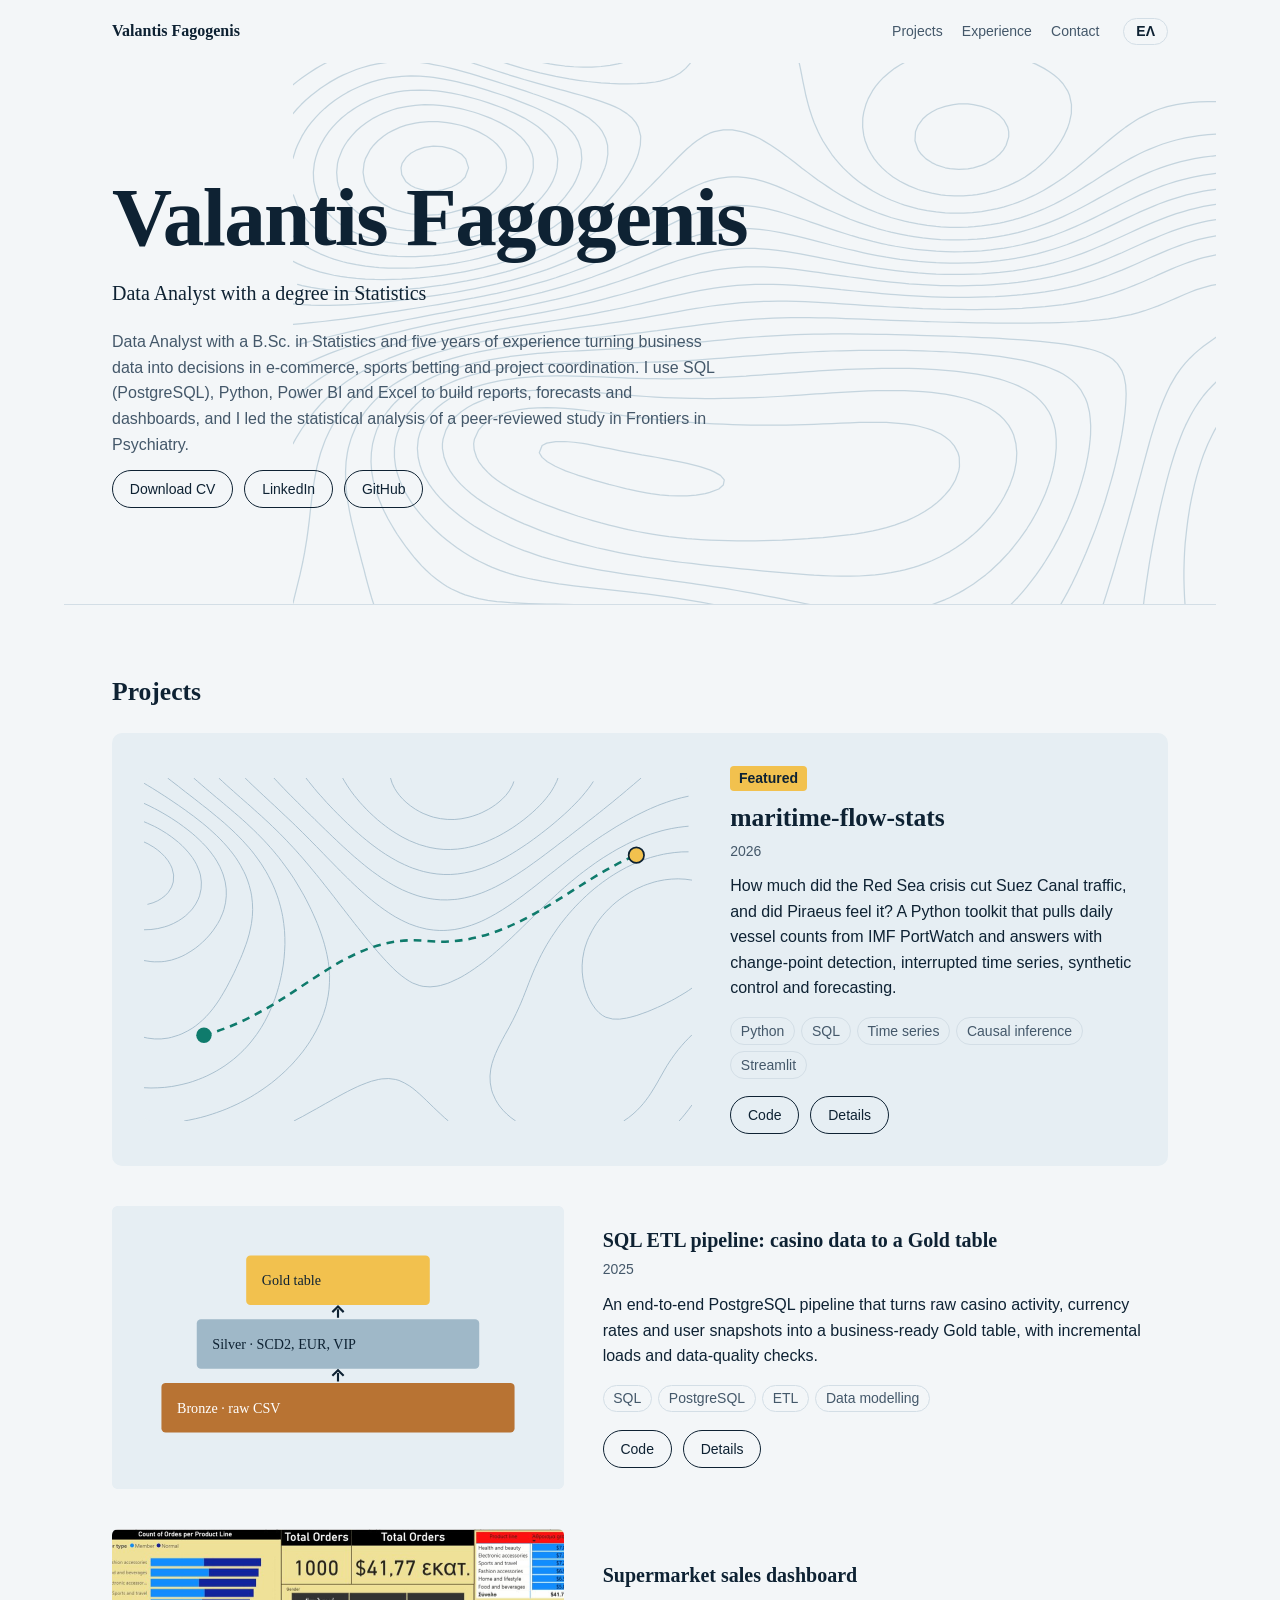
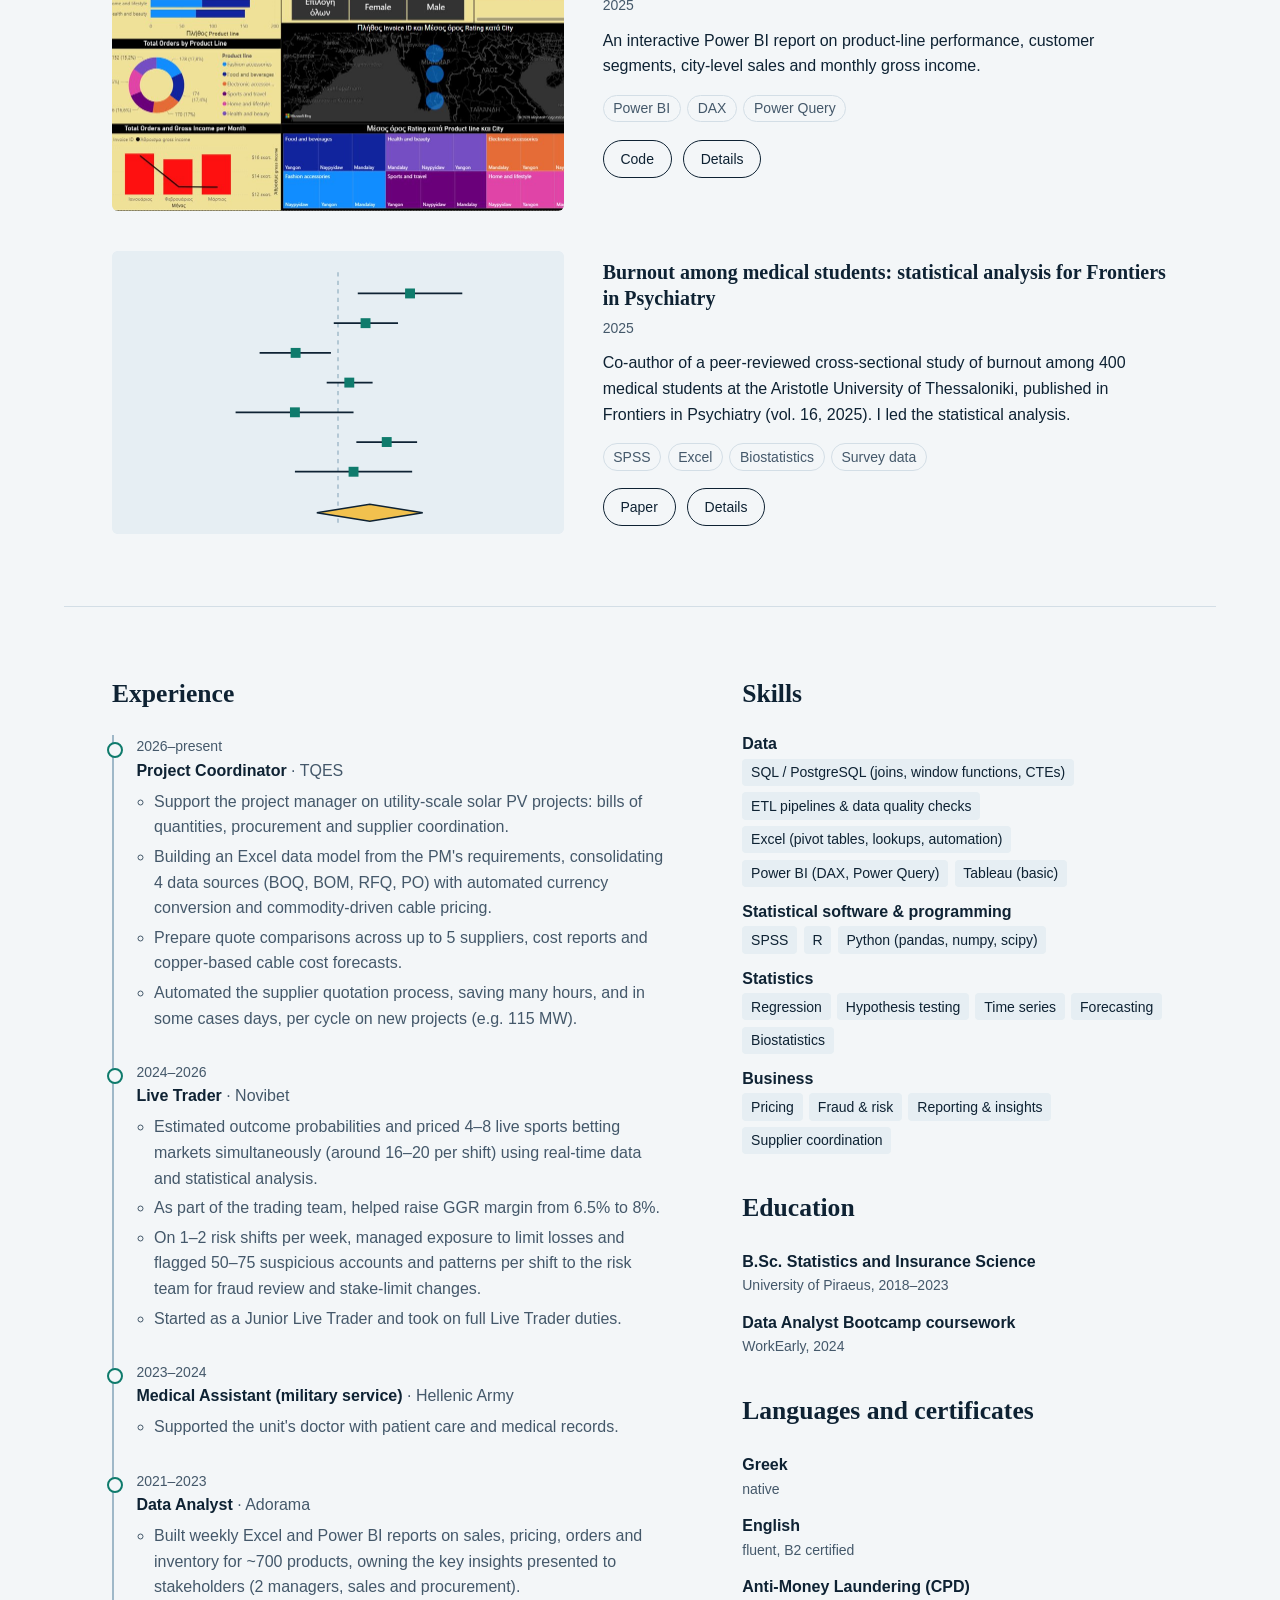
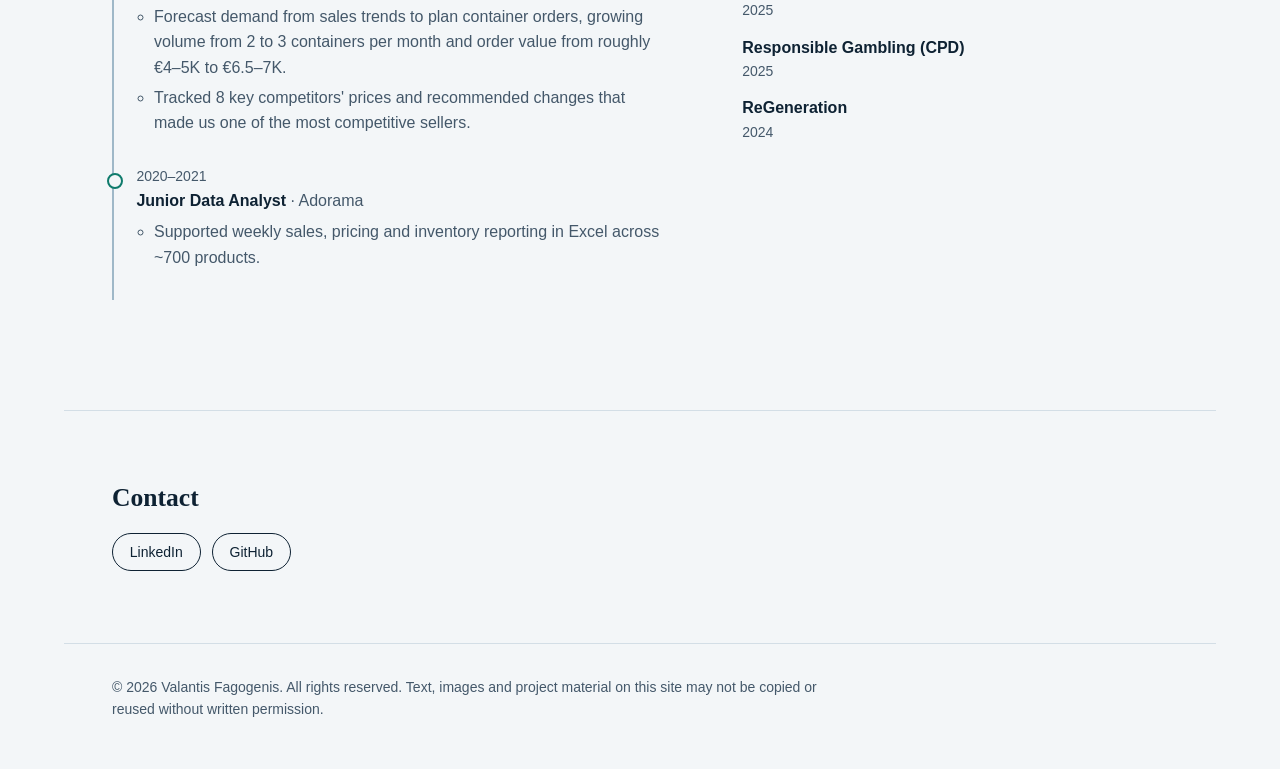
<file: index.html>
<!doctype html><html lang="en"><head><meta charset="utf-8"><meta name="viewport" content="width=device-width, initial-scale=1"><meta http-equiv="Content-Security-Policy" content="default-src 'self'; script-src 'self' https://gc.zgo.at; style-src 'self' https://fonts.googleapis.com; font-src https://fonts.gstatic.com; img-src 'self' data: https:; frame-src https://*.streamlit.app; connect-src 'self' https://*.goatcounter.com; object-src 'none'; base-uri 'self'; form-action 'none'"><meta name="referrer" content="strict-origin-when-cross-origin"><title>Valantis Fagogenis</title><meta name="description" content="Data analyst portfolio: statistics, SQL, Python and Power BI projects."><link rel="icon" href="assets/img/favicon.svg" type="image/svg+xml"><meta property="og:type" content="website"><meta property="og:title" content="Valantis Fagogenis · Data analyst"><meta property="og:description" content="Statistics, SQL, Python and Power BI projects."><meta property="og:url" content="https://valantisdata.github.io/"><meta property="og:image" content="https://valantisdata.github.io/assets/img/og-image.png"><meta property="og:image:width" content="1200"><meta property="og:image:height" content="630"><meta name="twitter:card" content="summary_large_image"><link rel="preconnect" href="https://fonts.googleapis.com"><link rel="preconnect" href="https://fonts.gstatic.com" crossorigin><link rel="stylesheet" href="https://fonts.googleapis.com/css2?family=Commissioner:wght@400;500;600&family=Literata:opsz,wght@7..72,400;7..72,600&display=swap"><link rel="stylesheet" href="assets/css/style.css"></head><body><a class="skip" href="#projects">Skip to projects</a><header class="top"><a class="brand" href="#" id="brand"></a><nav aria-label="Sections"><a href="#projects" data-label="projects"></a><a href="#experience" data-label="experience"></a><a href="#contact" data-label="contact"></a></nav><button class="lang" id="lang" type="button" aria-label="Switch language">ΕΛ</button></header><main><section class="hero" aria-labelledby="name"><img class="hero-art" src="assets/img/contours.svg" alt="" aria-hidden="true"><div class="hero-text"><h1 id="name"></h1><p class="role" id="title"></p><p class="bio" id="bio"></p><p class="open" id="open"></p><div class="actions" id="actions"></div></div></section><section id="projects" class="block"><h2 data-label="projects"></h2><div id="project-list" class="projects"></div></section><section id="experience" class="block split"><div><h2 data-label="experience"></h2><ol id="experience-list" class="timeline"></ol></div><div><h2 data-label="skills"></h2><div id="skills-list" class="skills"></div><h2 data-label="education"></h2><ul id="education-list" class="plain"></ul><div id="languages-block"><h2 data-label="languages"></h2><ul id="languages-list" class="plain"></ul></div></div></section><section id="contact" class="block contact"><h2 data-label="contact"></h2><div id="contact-links" class="actions"></div></section></main><footer class="foot"><p id="rights"></p></footer><dialog id="project-dialog" aria-labelledby="dlg-title"><article><header><h3 id="dlg-title"></h3><button type="button" class="close" id="dlg-close"></button></header><div id="dlg-body"></div></article></dialog><noscript><p class="noscript">This site needs JavaScript to show its content.</p></noscript><script src="assets/js/main.js" defer></script></body></html>
</file>
<file: assets/css/style.css>
:root{--paper:#F3F6F8;--paper-2:#E6EEF3;--ink:#0E2233;--ink-2:#44586A;--contour:#9FB8C8;--sea:#0F7B6C;--sea-ink:#FFFFFF;--land:#F2C14E;--line:#D3DEE6;--serif:"Literata","Cambria","Georgia",serif;--sans:"Commissioner","Segoe UI","Helvetica Neue",Arial,sans-serif;--step--1:0.875rem;--step-0:1rem;--step-1:1.25rem;--step-2:1.6rem;--step-3:2.4rem;--step-4:clamp(2.8rem,7vw,5.2rem);--gutter:clamp(1rem,4vw,3rem);--max:72rem}@media (prefers-color-scheme: dark){:root:not([data-theme="light"]){--paper:#0B1A27;--paper-2:#12283A;--ink:#E8EFF4;--ink-2:#A9BCCB;--contour:#2E4B61;--sea:#2FB3A0;--sea-ink:#062019;--line:#213C51;color-scheme:dark}}:root[data-theme="dark"]{--paper:#0B1A27;--paper-2:#12283A;--ink:#E8EFF4;--ink-2:#A9BCCB;--contour:#2E4B61;--sea:#2FB3A0;--sea-ink:#062019;--line:#213C51;color-scheme:dark}*{box-sizing:border-box}html{scroll-behavior:smooth}@media (prefers-reduced-motion: reduce){html{scroll-behavior:auto}}body{margin:0;background:var(--paper);color:var(--ink);font:400 var(--step-0)/1.6 var(--sans);-webkit-font-smoothing:antialiased}a{color:inherit}:focus-visible{outline:3px solid var(--sea);outline-offset:3px;border-radius:4px}.skip{position:absolute;left:-999px}.skip:focus{left:var(--gutter);top:.5rem;background:var(--ink);color:var(--paper);padding:.5rem .8rem;z-index:10}.top{display:flex;align-items:center;gap:1.5rem;max-width:var(--max);margin:0 auto;padding:1.1rem var(--gutter)}.brand{font:600 var(--step-0) var(--serif);text-decoration:none;margin-right:auto}.top nav{display:flex;gap:1.2rem}.top nav a{text-decoration:none;color:var(--ink-2);font-size:var(--step--1)}.top nav a:hover{color:var(--ink)}.lang{font:600 var(--step--1) var(--sans);color:var(--ink);background:transparent;border:1px solid var(--line);border-radius:999px;padding:.3rem .75rem;cursor:pointer}.lang:hover{border-color:var(--ink-2)}@media (max-width: 560px){.top nav{display:none}}.hero{position:relative;overflow:hidden;max-width:var(--max);margin:0 auto;padding:clamp(3rem,9vw,7rem) var(--gutter) clamp(3rem,8vw,6rem)}.hero-art{position:absolute;right:-6%;top:50%;transform:translateY(-50%);width:min(62rem,120%);opacity:.4;pointer-events:none;user-select:none}.hero-text{position:relative;max-width:40rem}.hero h1{font:600 var(--step-4)/1.02 var(--serif);letter-spacing:-0.02em;margin:0 0 1.2rem}.role{font:400 var(--step-1)/1.4 var(--serif);margin:0 0 1.4rem;max-width:34rem}.bio{color:var(--ink-2);margin:0 0 .8rem;max-width:38rem}.open{margin:0 0 1.8rem;font-weight:500}.actions{display:flex;flex-wrap:wrap;gap:.7rem}.btn{display:inline-flex;align-items:center;gap:.45rem;padding:.62rem 1.05rem;border-radius:999px;text-decoration:none;font:500 var(--step--1) var(--sans);border:1px solid var(--ink);background:transparent;color:var(--ink);cursor:pointer}.btn:hover{background:var(--ink);color:var(--paper)}.btn.primary{background:var(--sea);border-color:var(--sea);color:var(--sea-ink)}.btn.primary:hover{filter:brightness(1.08);background:var(--sea);color:var(--sea-ink)}.block{max-width:var(--max);margin:0 auto;padding:clamp(2.5rem,6vw,4.5rem) var(--gutter);border-top:1px solid var(--line)}.block h2{font:600 var(--step-2)/1.2 var(--serif);margin:0 0 1.6rem}.projects{display:grid;gap:2.5rem}.project{display:grid;grid-template-columns:minmax(0,1fr) minmax(0,1.25fr);gap:clamp(1.2rem,3vw,2.5rem);align-items:center}.project .cover{width:100%;aspect-ratio:8 / 5;object-fit:cover;border-radius:6px;background:var(--paper-2);display:block}.project h3{font:600 var(--step-1)/1.3 var(--serif);margin:0 0 .35rem}.project .year{color:var(--ink-2);font-size:var(--step--1);margin:0 0 .7rem}.project p.summary{margin:0 0 1rem;max-width:38rem}.project.featured{grid-template-columns:minmax(0,1.35fr) minmax(0,1fr);padding:clamp(1rem,3vw,2rem);background:var(--paper-2);border-radius:10px}.project.featured h3{font-size:var(--step-2)}.flag{display:inline-block;font-size:var(--step--1);font-weight:600;color:var(--ink);background:var(--land);padding:.1rem .55rem;border-radius:4px;margin-bottom:.6rem}.tags{display:flex;flex-wrap:wrap;gap:.4rem;list-style:none;padding:0;margin:0 0 1.1rem}.tags li{font-size:var(--step--1);color:var(--ink-2);border:1px solid var(--line);border-radius:999px;padding:.1rem .6rem}@media (max-width: 760px){.project,.project.featured{grid-template-columns:1fr}}.split{display:grid;grid-template-columns:1.3fr 1fr;gap:clamp(2rem,6vw,5rem)}.split>div>h2 + *{margin-bottom:2.4rem}@media (max-width: 760px){.split{grid-template-columns:1fr}}.timeline{list-style:none;margin:0;padding:0;border-left:2px solid var(--contour)}.timeline>li{position:relative;padding:0 0 1.6rem 1.4rem}.timeline>li::before{content:"";position:absolute;left:-7px;top:.45rem;width:12px;height:12px;border-radius:50%;background:var(--paper);border:2px solid var(--sea)}.timeline .when{font-size:var(--step--1);color:var(--ink-2)}.timeline .what{font-weight:600}.timeline .org{color:var(--ink-2)}.timeline p{margin:.2rem 0 0;max-width:34rem}.skills{display:grid;gap:1rem}.skills h4{margin:0 0 .35rem;font:600 var(--step-0) var(--sans)}.skills ul{display:flex;flex-wrap:wrap;gap:.4rem;list-style:none;margin:0;padding:0}.skills li{background:var(--paper-2);border-radius:4px;padding:.15rem .55rem;font-size:var(--step--1)}.plain{list-style:none;margin:0;padding:0}.plain li{margin-bottom:.8rem}.plain .sub{color:var(--ink-2);font-size:var(--step--1);display:block}.contact .actions{margin-top:-.4rem}.foot{max-width:var(--max);margin:0 auto;padding:2rem var(--gutter) 3rem;color:var(--ink-2);font-size:var(--step--1);border-top:1px solid var(--line)}.foot p{max-width:46rem;margin:0}dialog{width:min(46rem,calc(100vw - 2rem));max-height:calc(100vh - 2rem);border:none;border-radius:10px;padding:0;background:var(--paper);color:var(--ink)}dialog::backdrop{background:rgba(8,20,30,.55)}dialog article{padding:clamp(1.2rem,4vw,2rem)}dialog header{display:flex;gap:1rem;align-items:start;justify-content:space-between;margin-bottom:1rem}dialog h3{font:600 var(--step-2)/1.2 var(--serif);margin:0}dialog ul{padding-left:1.2rem}dialog li{margin-bottom:.4rem}dialog h4{font:600 var(--step-0) var(--sans);margin:1.2rem 0 .3rem}dialog p{margin:0 0 .6rem;max-width:40rem}dialog iframe{width:100%;height:60vh;border:1px solid var(--line);border-radius:6px;margin-top:1rem}.close{background:none;border:1px solid var(--line);border-radius:999px;padding:.3rem .8rem;cursor:pointer;color:var(--ink);font:500 var(--step--1) var(--sans)}.noscript{padding:2rem var(--gutter)}.load-error{padding:1rem;border:2px solid #C0392B;border-radius:6px;max-width:40rem}#languages-block{margin-top:2.4rem}.timeline .points{margin:.35rem 0 0;padding-left:1.1rem;max-width:36rem}.timeline .points li{margin-bottom:.25rem;color:var(--ink-2)}
</file>
